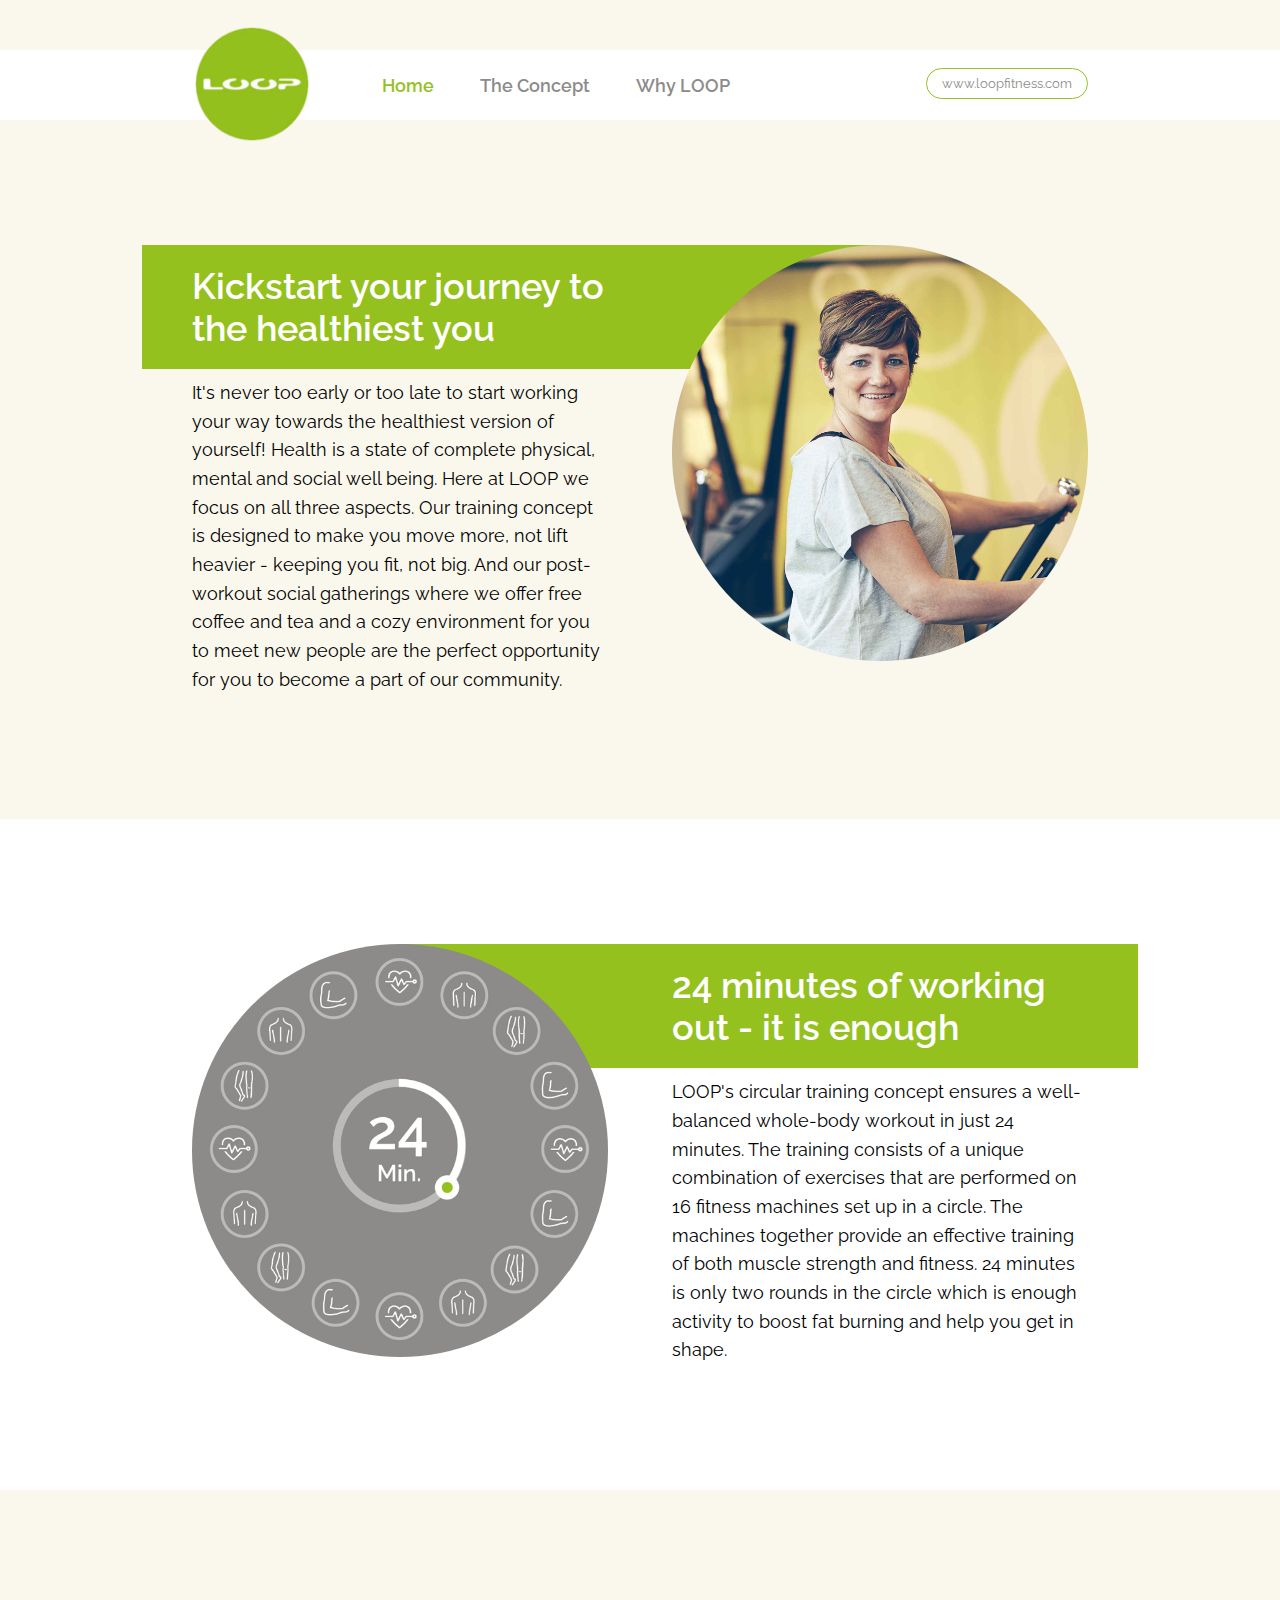
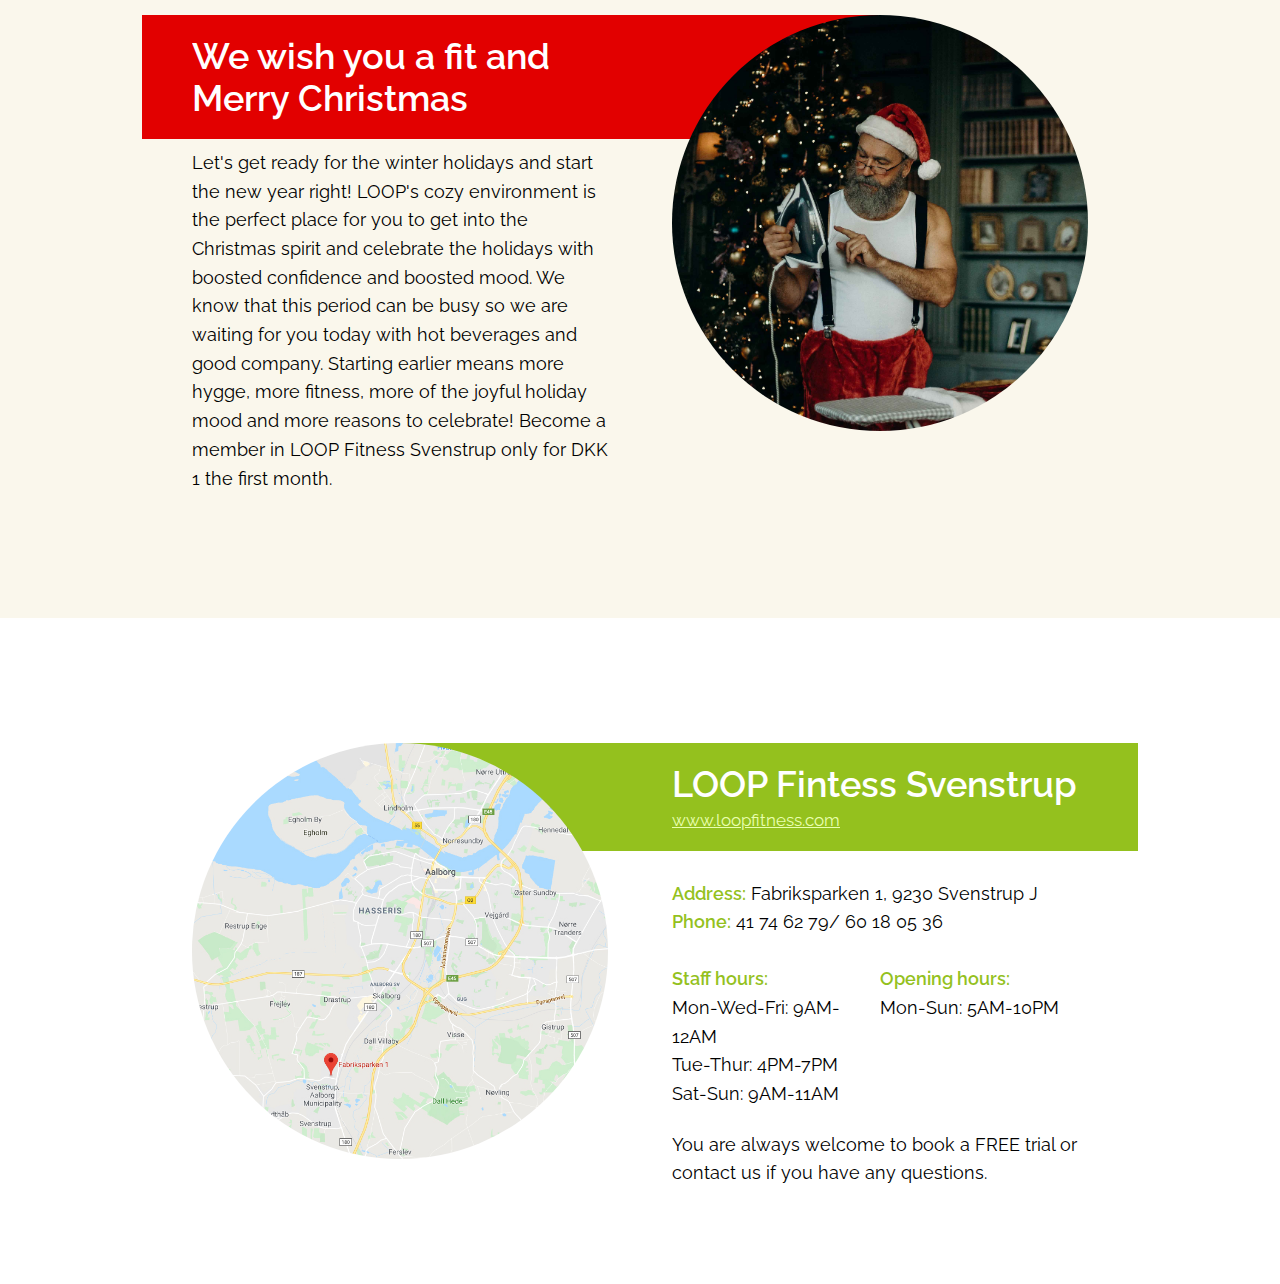
<file: index.html>
<!DOCTYPE html>
<html lang="en" dir="ltr">

<head>
    <meta charset="UTF-8">
    <meta name="viewport" content="width=device-width, initial-scale=1.0">
    <meta http-equiv="X-UA-Compatible" content="ie=edge">
    <meta name="description" content="LOOP Fitness Christmas campaign">
    <link href="https://fonts.googleapis.com/css?family=Raleway:400,500,600,700&display=swap" rel="stylesheet">
    <link href="./assets/font-awesome/css/font-awesome.min.css" rel="stylesheet">
    <link href="./assets/css/styles.css" rel="stylesheet" type="text/css">
    <title>LOOP Fitness Svenstrup</title>
</head>

<body>
    <header>
        <img src="./assets/images/loop_logo.png" alt="logo" class="logo">
        <nav>
            <ul>
                <li class="active"><a href="">Home</a></li>
                <li><a href="concept.html">The Concept</a></li>
                <li><a href="why_loop.html">Why LOOP</a></li>
            </ul>
        </nav>
        <a class="nav-btn" href="https://loopfitness.com/da/" target="_blank">www.loopfitness.com</a>
        <i id="menuButton" class="fa fa-bars fa-lg" aria-hidden="true"></i>
    </header>

    <section class="grid-section">
        <header class="item-header">
            <h2 class="headline">Kickstart your journey to the healthiest you</h2>
        </header>
        <img src="./assets/images/loop_person_3_edited.jpg" alt="Loop person" class="item-image">
        <p class="item-paragraph">
            It's never too early or too late to start working your way towards the healthiest version of yourself!
            Health is a state of complete physical, mental and social well being. Here at LOOP we focus on all three
            aspects. Our training concept is designed to make you move more, not lift heavier - keeping you fit, not
            big. And our post-workout social gatherings where we offer free coffee and tea and a cozy environment
            for you to meet new people are the perfect opportunity for you to become a part of our community.
        </p>
    </section>

    <section class="flipped grid-section grid-section-flipped ">
        <header class="item-header">
            <h2 class="headline">24 minutes of working out - it is enough</h2>
        </header>
        <img src="./assets/images/circle_edited.jpg" alt="LOOP Concept" class="item-image">
        <p class="item-paragraph">
            LOOP's circular training concept ensures a well-balanced whole-body workout in just 24 minutes. The
            training consists of a unique combination of exercises that are performed on 16 fitness machines set up
            in a circle. The machines together provide an effective training of both muscle strength and fitness. 24
            minutes is only two rounds in the circle which is enough activity to boost fat burning and help you get
            in shape.
        </p>
    </section>

    <section class="christmas grid-section">
        <header class="item-header">
            <h2 class="headline">We wish you a fit and Merry Christmas</h2>
        </header>
        <img src="./assets/images/santa_fit_edited.jpg" alt="Christmas" class="item-image">
        <p class="item-paragraph">
            Let's get ready for the winter holidays and start the new year right! LOOP's cozy environment is the
            perfect place for you to get into the Christmas spirit and celebrate the holidays with boosted
            confidence and boosted mood. We know that this period can be busy so we are waiting for you today with
            hot beverages and good company. Starting earlier means more hygge, more fitness, more of the joyful
            holiday mood and more reasons to celebrate! Become a member in LOOP Fitness Svenstrup only for DKK 1 the
            first month.
        </p>
    </section>

    <footer>
        <section class="flipped grid-footer">
            <div class="item-header">
                <h2 class="headline"> LOOP Fintess Svenstrup</h2>
                <a class="link" href="https://loopfitness.com/da/svenstrup-j/" target="_blank">www.loopfitness.com</a>
            </div>
            <img src="./assets/images/map.jpg" alt="LOOP Fitness Svenstrup map" class="item-image">
            <p class="item-address">
                <span>Address:</span> Fabriksparken 1, 9230 Svenstrup J
                <br>
                <span>Phone:</span> 41 74 62 79/ 60 18 05 36
            </p>
            
            <p class="item-staff-hours">
                <span>Staff hours:</span> <br>
                Mon-Wed-Fri: 9AM-12AM <br>
                Tue-Thur: 4PM-7PM <br>
                Sat-Sun: 9AM-11AM
            </p>

            <p class="item-centre-hours">
                <span>Opening hours: </span><br>
                Mon-Sun: 5AM-10PM
            </p>

            <p class="item-welcome">You are always welcome to book a FREE trial or contact us if you have any questions.</p>
        </section>
    </footer>
    
    <script src="./assets/scripts/main.js"></script>
</body>

</html>
</file>
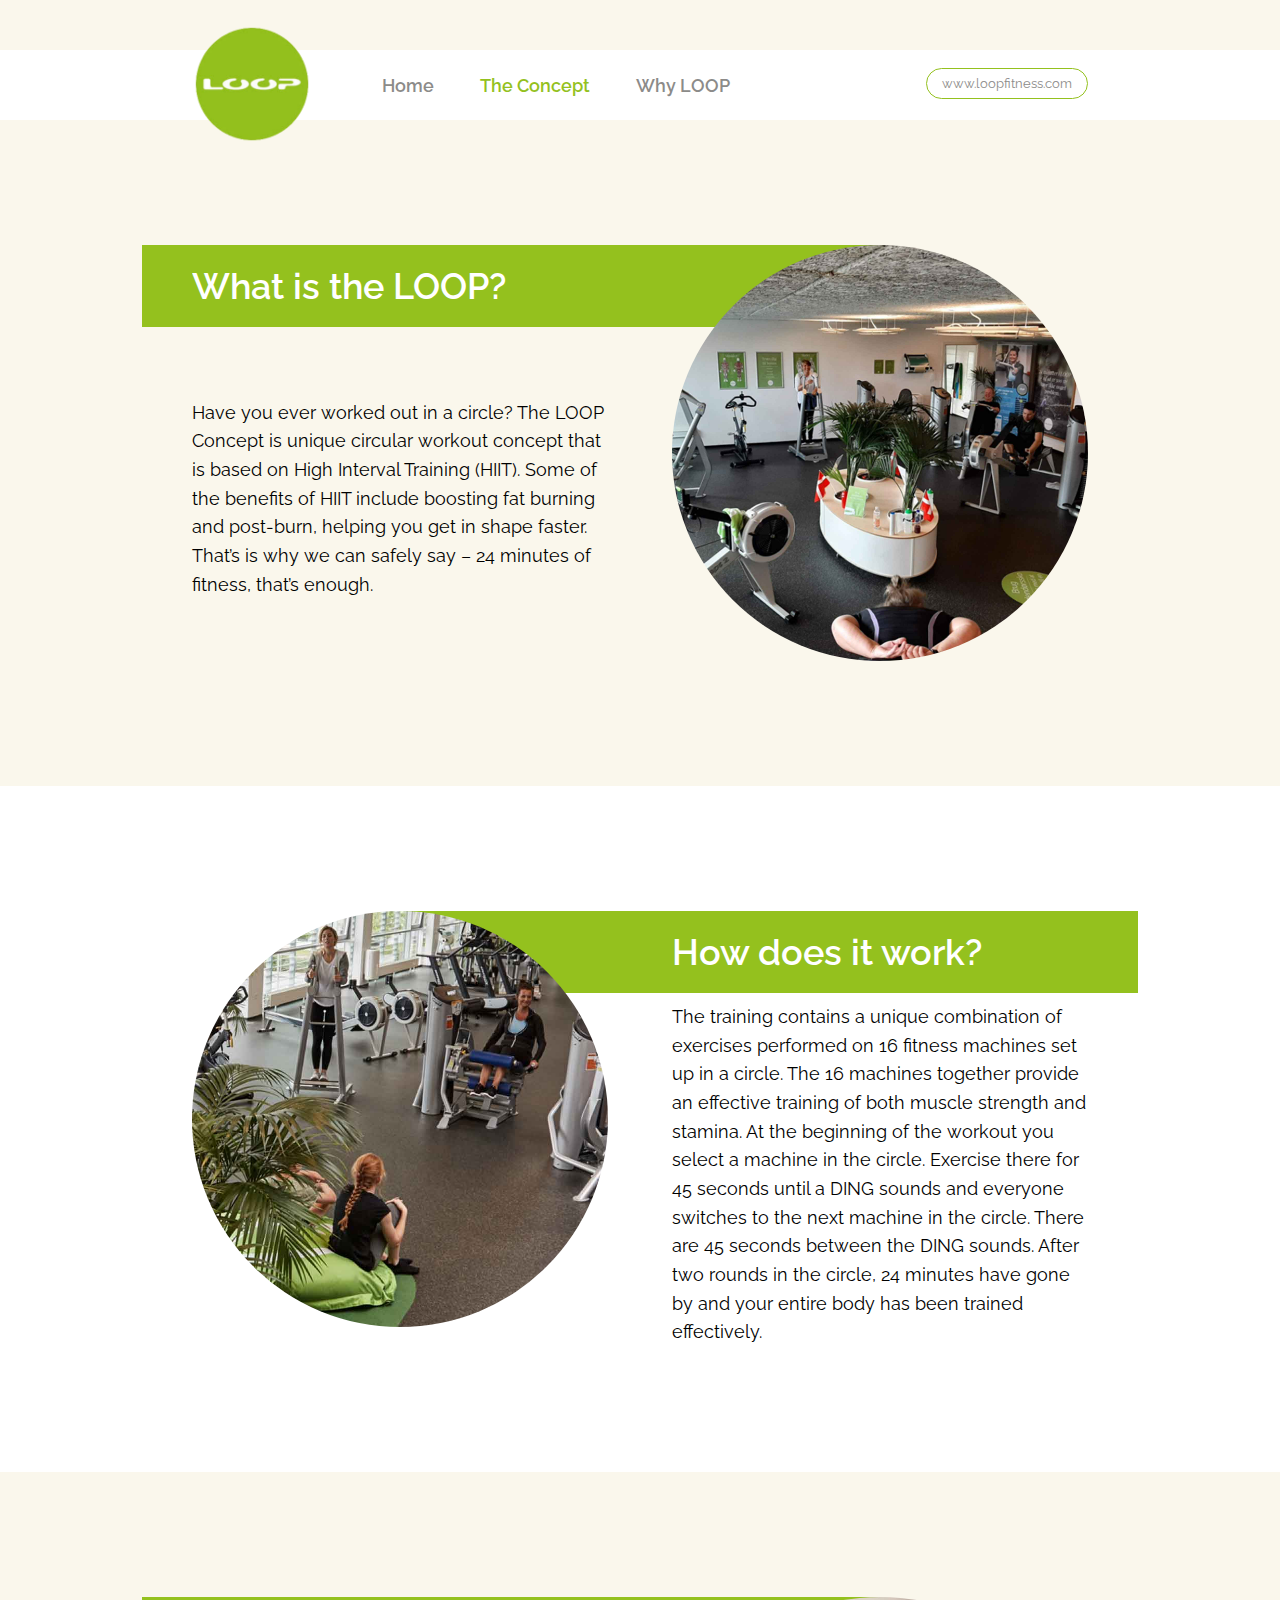
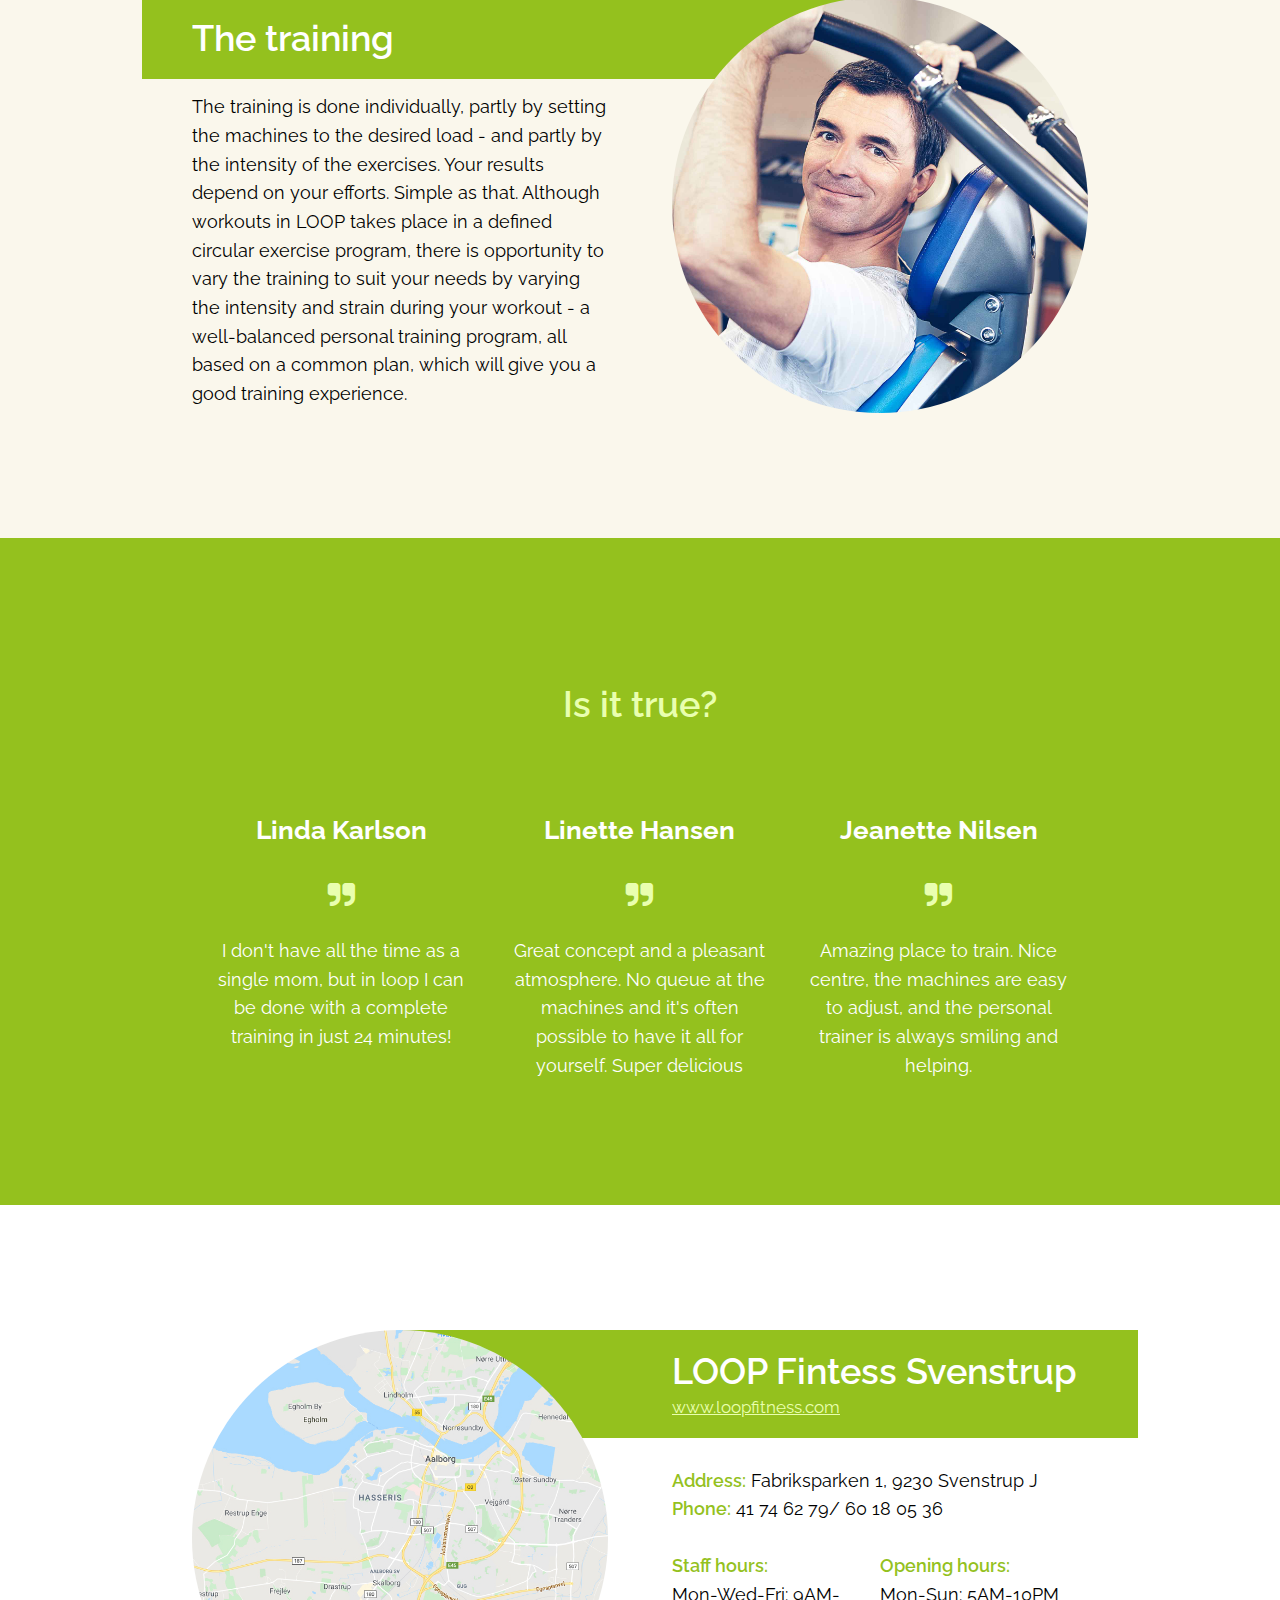
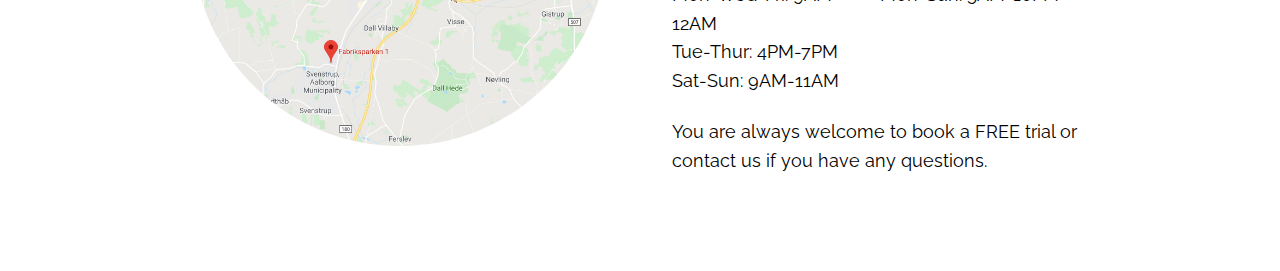
<file: concept.html>
<!DOCTYPE html>
<html lang="en" dir="ltr">

<head>
    <meta charset="UTF-8">
    <meta name="viewport" content="width=device-width, initial-scale=1.0">
    <meta http-equiv="X-UA-Compatible" content="ie=edge">
    <meta name="description"
        content="The 16 carefully selected machines provide an effective training of both muscle strength and fitness with our unique LOOP concept.">
    <link href="https://fonts.googleapis.com/css?family=Raleway:400,500,600,700&display=swap" rel="stylesheet">
    <link href="./assets/font-awesome/css/font-awesome.min.css" rel="stylesheet">
    <link href="./assets/css/styles.css" rel="stylesheet" type="text/css">
    <title>LOOP Fitness Svenstrup</title>
</head>

<body id="top">
    <header>
        <img src="./assets/images/loop_logo.png" alt="logo" class="logo">
        <nav>
            <ul>
                <li><a href="index.html">Home</a></li>
                <li class="active"><a href="">The Concept</a></li>
                <li><a href="why_loop.html">Why LOOP</a></li>
            </ul>
        </nav>
        <a class="nav-btn" href="https://loopfitness.com/da/" target="_blank">www.loopfitness.com</a>
        <i id="menuButton" class="fa fa-bars fa-lg" aria-hidden="true"></i>
    </header>

    <section class="grid-section">
        <header class="item-header">
            <h2 class="headline">What is the LOOP? </h2>
        </header>
        <img src="./assets/images/machines.jpg" alt="Loop person" class="item-image">
        <p class="item-paragraph">
            Have you ever worked out in a circle? The LOOP Concept is unique circular workout concept that is based on
            High Interval Training (HIIT). Some of the benefits of HIIT include boosting fat burning and post-burn,
            helping you get in shape faster. That’s is why we can safely say – 24 minutes of fitness, that’s enough.
        </p>
    </section>

    <section class="flipped grid-section grid-section-flipped ">
        <header class="item-header">
            <h2 class="headline">How does it work? </h2>
        </header>
        <img src="./assets/images/howdoesitwork.jpg" alt="LOOP Concept" class="item-image">
        <p class="item-paragraph">
            The training contains a unique combination of exercises performed on 16 fitness machines set up in a circle.
            The 16 machines together provide an effective training of both muscle strength and stamina. At the beginning
            of the workout you select a machine in the circle. Exercise there for 45 seconds until a DING sounds and
            everyone switches to the next machine in the circle. There are 45 seconds between the DING sounds. After two
            rounds in the circle, 24 minutes have gone by and your entire body has been trained effectively.
        </p>
    </section>

    <section class="grid-section">
        <header class="item-header">
            <h2 class="headline">The training</h2>
        </header>
        <img src="./assets/images/training.jpg" alt="Christmas" class="item-image">
        <p class="item-paragraph">
            The training is done individually, partly by setting the machines to the desired load - and partly by the
            intensity of the exercises. Your results depend on your efforts. Simple as that.

            Although workouts in LOOP takes place in a defined circular exercise program, there is opportunity to vary
            the training to suit your needs by varying the intensity and strain during your workout - a well-balanced
            personal training program, all based on a common plan, which will give you a good training experience.
        </p>
    </section>

    <section class="grid-testimonials">
        <h2 class="item-header headline">Is it true?</h2>
        <article class="item-testimonial-one">
            <header>
                <h3>Linda Karlson</h3>
                <i class="fa fa-quote-right fa-lg" aria-hidden="true"></i>
            </header>
            <p>
                I don't have all the time as a single mom, but in loop I can be done with a complete training in just 24 minutes! 
            </p>
        </article>

        <article class="item-testimonial-two">
            <header>
                <h3>Linette Hansen</h3>
                <i class="fa fa-quote-right fa-lg" aria-hidden="true"></i>
            </header>
            <p>
                Great concept and a pleasant atmosphere. No queue at the machines and it's often possible to have it all for yourself. Super delicious
            </p>
        </article>

        <article class="item-testimonial-three">
            <header>
                <h3>Jeanette Nilsen</h3>
                <i class="fa fa-quote-right fa-lg" aria-hidden="true"></i>
            </header>
            <p>
                Amazing place to train. Nice centre, the machines are easy to adjust, and the personal trainer is always smiling and helping.
            </p>
        </article>
    </section>

    <footer>
        <section class="flipped grid-footer">
            <div class="item-header">
                <h2 class="headline"> LOOP Fintess Svenstrup</h2>
                <a class="link" href="https://loopfitness.com/da/svenstrup-j/" target="_blank">www.loopfitness.com</a>
            </div>
            <img src="./assets/images/map.jpg" alt="LOOP Fitness Svenstrup map" class="item-image">
            <p class="item-address">
                <span>Address:</span> Fabriksparken 1, 9230 Svenstrup J
                <br>
                <span>Phone:</span> 41 74 62 79/ 60 18 05 36
            </p>
            
            <p class="item-staff-hours">
                <span>Staff hours:</span> <br>
                Mon-Wed-Fri: 9AM-12AM <br>
                Tue-Thur: 4PM-7PM <br>
                Sat-Sun: 9AM-11AM
            </p>

            <p class="item-centre-hours">
                <span>Opening hours: </span><br>
                Mon-Sun: 5AM-10PM
            </p>

            <p class="item-welcome">You are always welcome to book a FREE trial or contact us if you have any questions.</p>
        </section>
    </footer>

    <script src="./assets/scripts/main.js"></script>
</body>

</html>
</file>
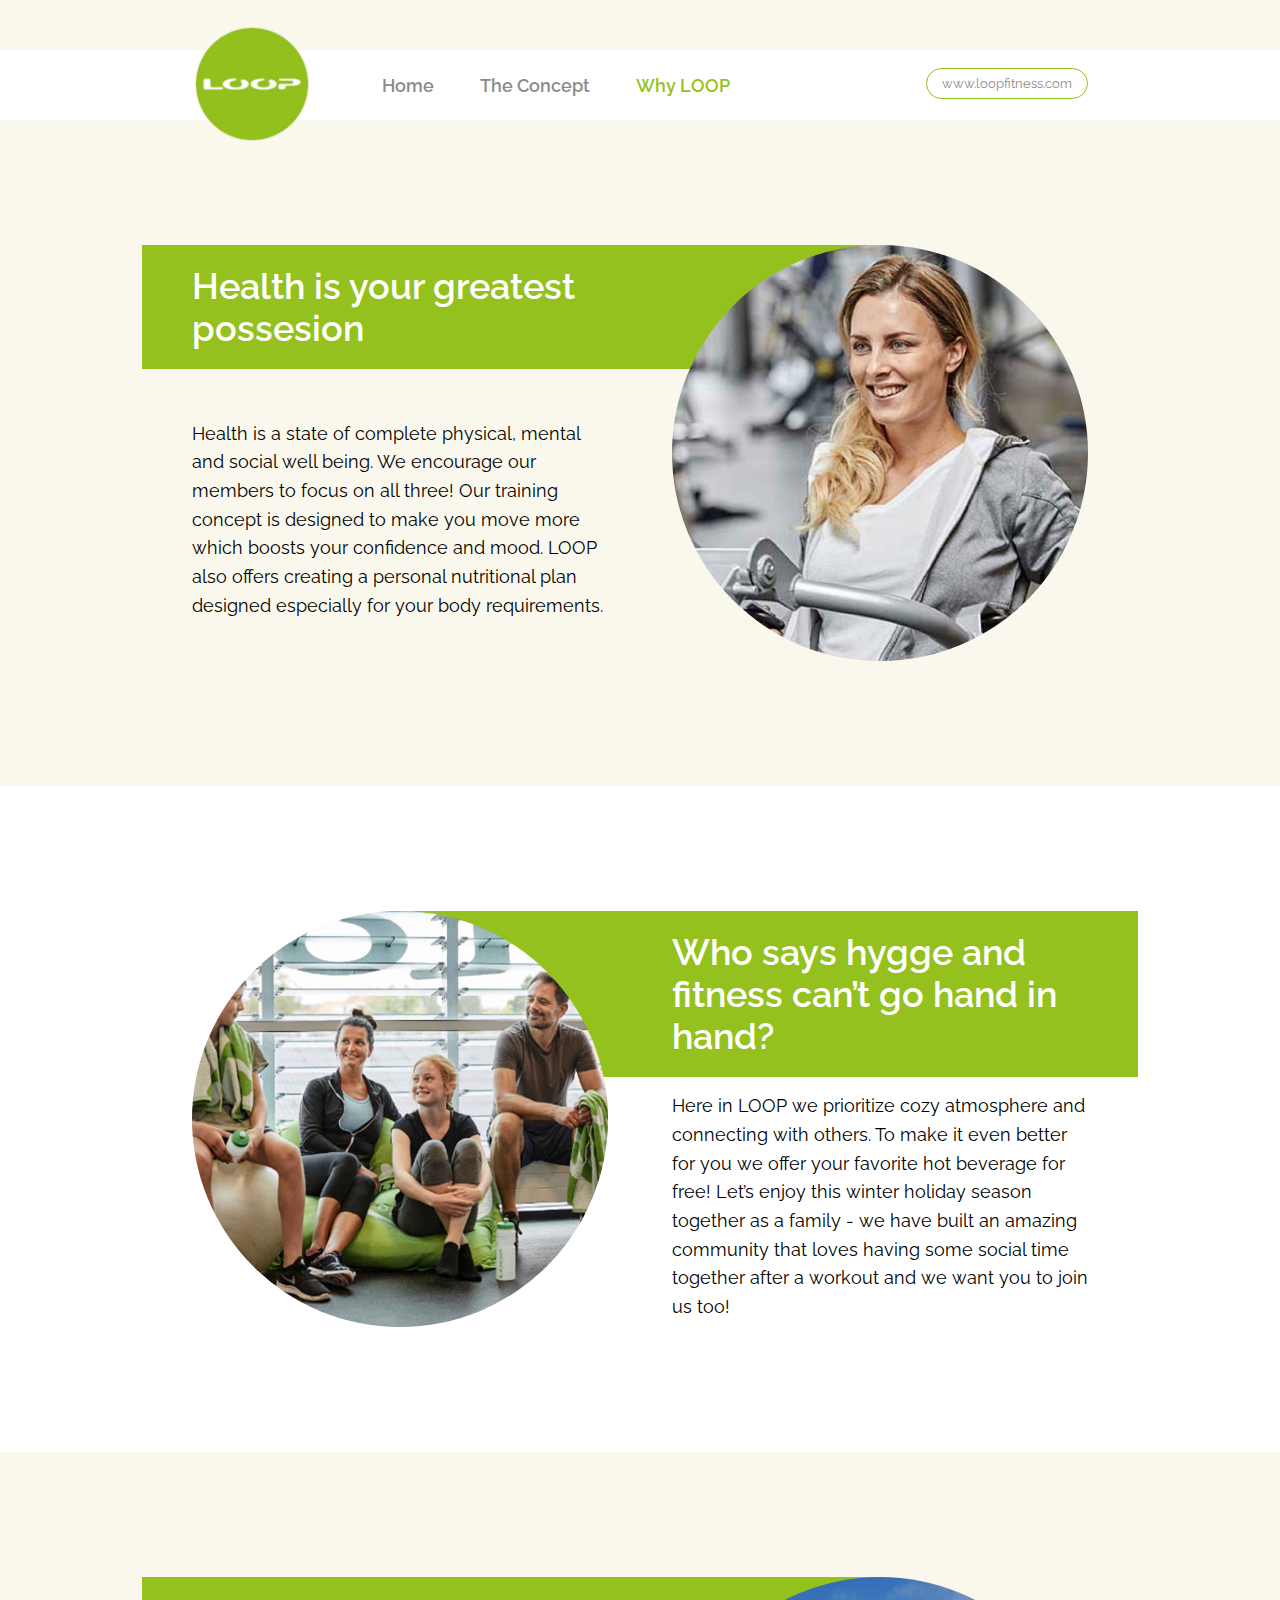
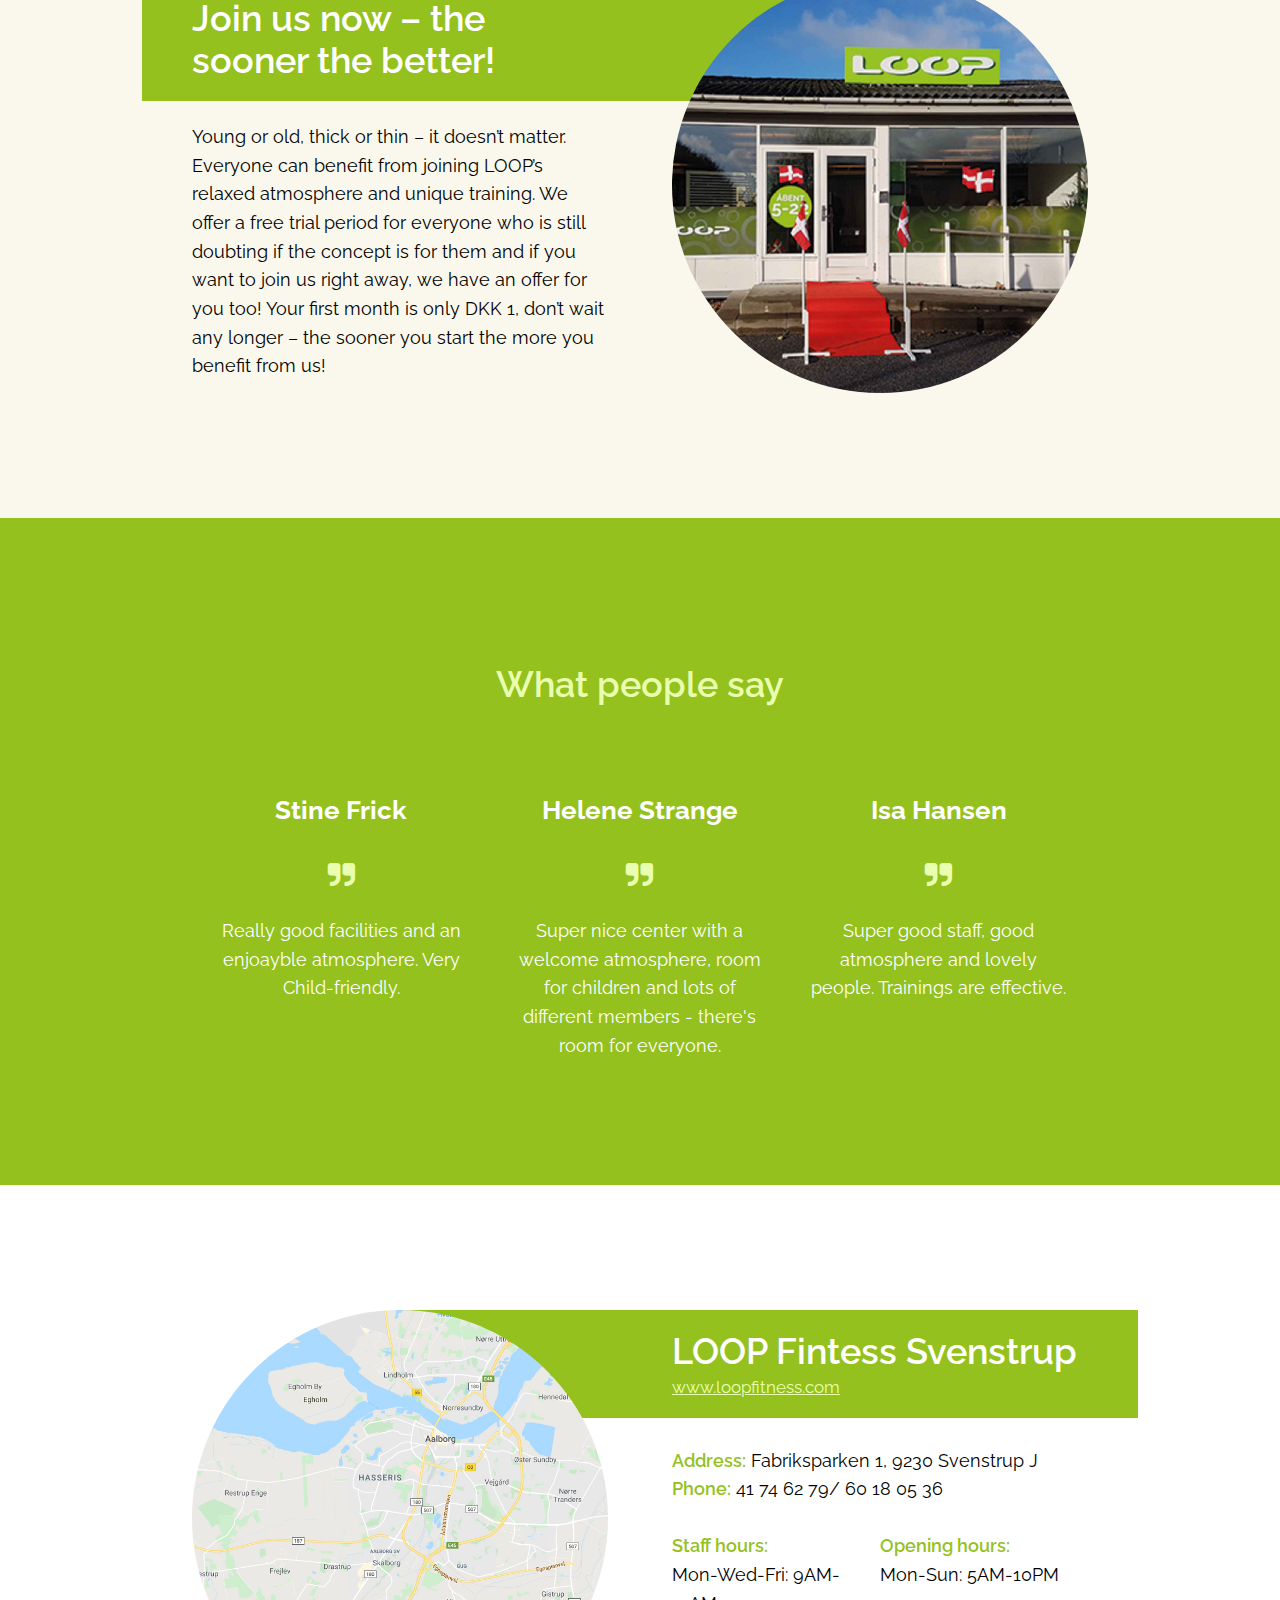
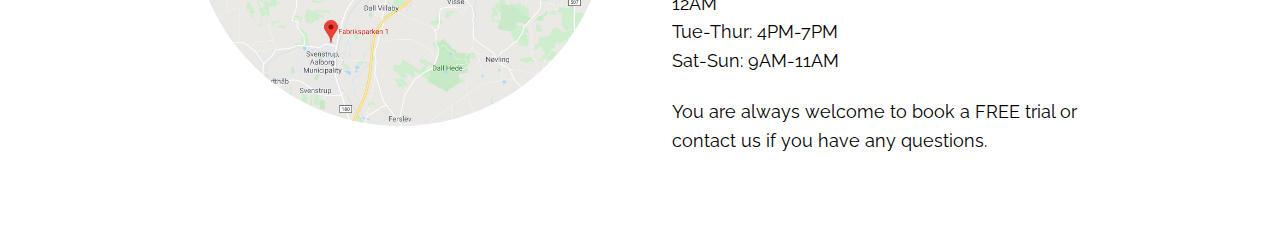
<file: why_loop.html>
<!DOCTYPE html>
<html lang="en" dir="ltr">

<head>
    <meta charset="UTF-8">
    <meta name="viewport" content="width=device-width, initial-scale=1.0">
    <meta http-equiv="X-UA-Compatible" content="ie=edge">
    <meta name="description" content="Here in LOOP we prioritize cozy atmosphere and connecting with others.">
    <link href="https://fonts.googleapis.com/css?family=Raleway:400,500,600,700&display=swap" rel="stylesheet">
    <link href="./assets/font-awesome/css/font-awesome.min.css" rel="stylesheet">
    <link href="./assets/css/styles.css" rel="stylesheet" type="text/css">
    <title>LOOP Fitness Svenstrup</title>
</head>

<body>
    <header>
        <img src="./assets/images/loop_logo.png" alt="logo" class="logo">
        <nav>
            <ul>
                <li><a href="index.html">Home</a></li>
                <li><a href="concept.html">The Concept</a></li>
                <li class="active"><a href="">Why LOOP</a></li>
            </ul>
        </nav>
        <a class="nav-btn" href="https://loopfitness.com/da/" target="_blank">www.loopfitness.com</a>
        <i id="menuButton" class="fa fa-bars fa-lg" aria-hidden="true"></i>
    </header>

    <section class="grid-section">
        <header class="item-header">
            <h2 class="headline">Health is your greatest possesion</h2>
        </header>
        <img src="./assets/images/girl.jpg" alt="Loop person" class="item-image">
        <p class="item-paragraph">
            Health is a state of complete physical, mental and social well being. We encourage our members to focus on
            all three! Our training concept is designed to make you move more which boosts your confidence and mood.
            LOOP also offers creating a personal nutritional plan designed especially for your body requirements.
        </p>
    </section>

    <section class="flipped grid-section grid-section-flipped ">
        <header class="item-header">
            <h2 class="headline">Who says hygge and fitness can’t go hand in hand? </h2>
        </header>
        <img src="./assets/images/hygge.jpg" alt="LOOP Concept" class="item-image">
        <p class="item-paragraph">
            Here in LOOP we prioritize cozy atmosphere and connecting with others. To make it even better for you we
            offer your favorite hot beverage for free! Let’s enjoy this winter holiday season together as a family - we
            have built an amazing community that loves having some social time together after a workout and we want you
            to join us too!
        </p>
    </section>

    <section class="grid-section">
        <header class="item-header">
            <h2 class="headline">Join us now – the sooner the better! </h2>
        </header>
        <img src="./assets/images/joinus.jpg" alt="Christmas" class="item-image">
        <p class="item-paragraph">
            Young or old, thick or thin – it doesn’t matter. Everyone can benefit from joining LOOP’s relaxed atmosphere
            and unique training. We offer a free trial period for everyone who is still doubting if the concept is for
            them and if you want to join us right away, we have an offer for you too! Your first month is only DKK 1,
            don’t wait any longer – the sooner you start the more you benefit from us!
        </p>
    </section>

    <section class="grid-testimonials">
        <h2 class="item-header headline">What people say</h2>
        <article class="item-testimonial-one">
            <header>
                <h3>Stine Frick</h3>
                <i class="fa fa-quote-right fa-lg" aria-hidden="true"></i>
            </header>
            <p>
                Really good facilities and an enjoayble atmosphere. Very Child-friendly.
            </p>
        </article>

        <article class="item-testimonial-two">
            <header>
                <h3>Helene Strange</h3>
                <i class="fa fa-quote-right fa-lg" aria-hidden="true"></i>
            </header>
            <p>
                Super nice center with a welcome atmosphere, room for children and lots of different members - there's room for everyone.
            </p>
        </article>

        <article class="item-testimonial-three">
            <header>
                <h3>Isa Hansen</h3>
                <i class="fa fa-quote-right fa-lg" aria-hidden="true"></i>
            </header>
            <p>
                Super good staff, good atmosphere and lovely people. Trainings are effective.
            </p>
        </article>
    </section>

    <footer>
        <section class="flipped grid-footer">
            <div class="item-header">
                <h2 class="headline"> LOOP Fintess Svenstrup</h2>
                <a class="link" href="https://loopfitness.com/da/svenstrup-j/" target="_blank">www.loopfitness.com</a>
            </div>
            <img src="./assets/images/map.jpg" alt="LOOP Fitness Svenstrup map" class="item-image">
            <p class="item-address">
                <span>Address:</span> Fabriksparken 1, 9230 Svenstrup J
                <br>
                <span>Phone:</span> 41 74 62 79/ 60 18 05 36
            </p>
            
            <p class="item-staff-hours">
                <span>Staff hours:</span> <br>
                Mon-Wed-Fri: 9AM-12AM <br>
                Tue-Thur: 4PM-7PM <br>
                Sat-Sun: 9AM-11AM
            </p>

            <p class="item-centre-hours">
                <span>Opening hours: </span><br>
                Mon-Sun: 5AM-10PM
            </p>

            <p class="item-welcome">You are always welcome to book a FREE trial or contact us if you have any questions.</p>
        </section>
    </footer>

    <script src="./assets/scripts/main.js"></script>
</body>

</html>
</file>
<file: assets/css/styles.css>
@charset "UTF-8";
:root {
    --lightyellow: #FAF7EC;
    --green: #BFDA79;
    --darkgreen: #94C11E;
    --lightgreen: #e9ffaf;
    --gray: #F5F5F5;
    --darkgray: #8C8B89;
    --white: #FFFFFF;
    --black: #000000;
    --red: #E20000;
}

* {
    margin: 0;
    padding: 0;
    -webkit-box-sizing: border-box;
            box-sizing: border-box;
}

html, body {
    font-family: 'Raleway', sans-serif;
}

body {
    background-color: var(--lightyellow);
    min-height: 400px;
    font-size: 22px;
}

p {
    font-size: 1.1vw;
    line-height: 1.6;
}

.headline {
    font-size: 2.6vw;
}

body > header {
    width: 100%;
    margin-top: 50px;
    position: relative;
    grid-column-start: 2;
    padding: 0 15vw;
    grid-column-end: 3;
    background: white;
}

nav {
    height: 70px;
    width: 100%;
    background-color: var(--white);
}

nav ul {
    list-style-type: none;
    margin-left: 170px;
    padding-top: 21px;
}

nav ul li {
    display: inline;
    margin: 0 20px;
    position: relative;
}

nav ul li a {
    text-decoration: none;
    color: var(--darkgray);
    font-size: 1vw;
    font-weight: 600;
    -webkit-transition: 0.15s ease-in-out;
    transition: 0.15s ease-in-out;
}

nav ul li.active a {
    color: var(--darkgreen);
}

nav ul li a:hover {
    color: var(--darkgreen);
}

.logo {
    top: -40px;
    position: absolute;
    width: 150px;
    height: auto;
    -webkit-transition: 0.15s ease-in-out;
    transition: 0.15s ease-in-out;
}

#menuButton {
    display: none;
}

.nav-btn {
    position: absolute;
    border: 1px solid var(--darkgreen);
    border-radius: 30px;
    text-align: center;
    padding: 7px 15px;
    font-family: Raleway, sans-serif;
    color: var(--darkgray);
    text-decoration: none;
    right: 15vw;
    top: 25%;
    font-size: 1vw;
    -webkit-transition: 0.5s;
    transition: 0.5s;
}

.nav-btn:hover {
    background-color: var(--darkgreen);
    opacity: 70%;
    color: #FFFFFF;
}

section {
    padding: 150px 0;
    position: relative;
}

/* default section */
section p {
    margin-top: 10px;
    grid-column-start: 1;
    grid-column-end: 2;
}

section .item-header {
    color: white;
    background-color: var(--darkgreen);
    position: relative;
    padding: 20px 0;
}

section .item-header::before, section .item-header::after {
    content: ' ';
    height: 100%;
    background-color: var(--darkgreen);
    position: absolute;
    z-index: 100;
} 

section .item-header::before {
    top: 0;
    width: 50px;
    left: -50px;
}

section .item-header::after {
    width: 65%;
    right: -65%;
    top: 0;
    z-index: 1;
}

section .headline {
    position: relative;
    font-weight: 600;
    width: 100%;
}

section img {
    width: 100%;
    height: auto;
    border-radius: 50%;
    z-index: 150;
    position: relative;
}

section .item-header .link {
    color: var(--lightgreen);
    -webkit-transition: 0.25s ease-in-out;
    transition: 0.25s ease-in-out;
    margin-top: 4px;
    font-size: 1.3vw;
}

section .item-header .link:visited {
    color: var(--lightgreen);
}

section .item-header .link:hover {
    color: var(--white);
}

/* flipped section */
section.flipped {
    background-color: var(--white);
}

section.flipped img {
    right: unset;
    left: 0;
}

section.flipped .item-header {
    padding: 20px 0;
}

section.flipped .item-header::before {
    width: 55px;
    left: unset;
    right: -50px;
}

section.flipped .item-header::after {
    right: unset;
    left: -65%;
}

/* christmas section */

.christmas .item-header {
    background-color: #E20000;
}

.christmas .item-header::before,
.christmas .item-header::after {
    background-color: #E20000;
}

/*footer section*/

footer section span {
    color: var(--darkgreen);
    font-weight: 600;
}

.flex-container {
    display: -webkit-box;
    display: -ms-flexbox;
    display: flex;
    margin-left: 34vw;
}

/* Grid */
.item-image {
    grid-area: image;
}

.item-paragraph {
    grid-area: paragraph;
}

.item-header {
    grid-area: header;
    align-self: baseline;
}

.item-address {
    grid-area: address;
    align-self: center;
}

.item-centre-hours {
    grid-area: centreHours;
    align-self: center top;
}

.item-staff-hours {
    grid-area: staffHours;
}

.item-welcome {
    grid-area: welcome;
    margin-top: 30px;
}

.item-testimonial-one {
    grid-area: testimonial-one;
}

.item-testimonial-two {
    grid-area: testimonial-two;
}

.item-testimonial-three {
    grid-area: testimonial-three;
}

.grid-section {
    display: grid;
    grid-template-columns: 15vw 1fr 5vw 1fr 15vw;
    grid-template-rows: auto auto;
    grid-template-areas:
        ". header . image ."
        ". paragraph . image .";
}

.grid-section-flipped {
    grid-template-areas: 
    ". image . header ."
    ". image . paragraph .";
}

.grid-footer {
    display: grid;
    grid-template-columns: 15vw 2fr 5vw 1fr 1fr 15vw;
    grid-template-rows: auto 25% 35% auto;
    grid-template-areas:
        ". image . header header ."
        ". image . address address. "
        ". image . staffHours centreHours ."
        ". image . welcome welcome .";
}

.grid-testimonials {
    display: grid;
    grid-template-columns: 15vw 1fr 1fr 1fr 15vw;
    grid-template-rows: auto auto;
    grid-template-areas:
        ". header header header ."
        ". testimonial-one testimonial-two testimonial-three .";
    background-color: var(--darkgreen);
}

.grid-testimonials article .item-header::before,
.grid-testimonials article .item-header::after {
    display: none;
    background-color: transparent;
}

.grid-testimonials article {
    text-align: center;
    color: var(--white);
    display: grid;
    display: -webkit-box;
    display: -ms-flexbox;
    display: flex;
    -webkit-box-orient: vertical;
    -webkit-box-direction: normal;
        -ms-flex-direction: column;
            flex-direction: column;
}

.grid-testimonials article i {
    color: var(--lightgreen);
    margin: 40px 0 20px 0;
}

.grid-testimonials article .item-header {
    background-color: transparent;
}

.grid-testimonials .item-header {
    text-align: center;
    color: var(--lightgreen);
    margin-bottom: 70px;
}

section.grid-testimonials .item-header::before, section.grid-testimonials .item-header::after {
    display: none;
}

.grid-testimonials article p {
    padding: 0 20px;
}

/*Small laptops & bigger tablets*/
@media (min-width: 1024px) and (max-width: 1440px) {
    section {
        padding: 125px 0;
        position: relative;
    }

    p {
        font-size: 1.4vw;
        line-height: 1.6;
    }

    nav ul li a {
        font-size: 1.4vw;
    }
}

/*Tablets*/
@media (min-width: 768px) and (max-width: 1024px) {
    nav {
        display: -webkit-box;
        display: -ms-flexbox;
        display: flex;
        -webkit-box-pack: end;
            -ms-flex-pack: end;
                justify-content: flex-end;
        margin-left: 0;
    }

    nav ul li a {
        font-size: 1.8vw;
    }

    nav ul li:last-child {
        margin-right: 0;
    }

    .nav-btn {
        display: none;
    }
    
    p {
        font-size: 1.6vw;
        line-height: 1.6;
    }
    
    section article .item-header::before {
        width: 50px;
    } 
    
    section.flipped .item-header::before {
        width: 32px;
        left: unset;
        right: -30px;
    }

    section .item-header::before {
        width: 32px;
        left: -30px;
    }
    
    section {
        padding: 125px 0;
        position: relative;
    }
}

/* common tablets - small laptops */
@media (min-width: 768px) and (max-width: 1440px) {
    .headline {
        font-size: 2.8vw;
        z-index: 10;
    }

    .link {
        position: relative;
        z-index: 10;
    }

    .logo {
        width: 120px;
        top: -26px;
    }
}

/*Phones & phablets*/
@media (max-width: 768px) {
    .grid-section {
        display: grid;
        grid-template-columns: 10vw 1fr 10vw;
        grid-template-rows: auto auto auto;
        grid-template-areas:
            ". header ."
            ". image ."
            ". paragraph .";
    }

    .grid-footer {
        display: grid;
        grid-template-columns: 8vw 1fr 1fr 8vw;
        grid-template-rows: repeat(5, auto);
        grid-template-areas:
            ". header header ."
            ". image image ."
            ". address address ."
            ". staffHours centreHours ."
            ". welcome welcome .";
    }

    .grid-testimonials {
        grid-template-columns: 10vw 1fr 10vw;
        grid-column-gap: 0;
        grid-template-rows: auto auto auto auto;
        grid-template-areas:
            ". header ."
            ". testimonial-one ."
            ". testimonial-two ."
            ". testimonial-three .";
        background-color: var(--darkgreen);
    }

    .grid-testimonials article {
        margin: 20px 0;
    }

    .grid-testimonials article header {
        color: var(--white);
    }

    .grid-testimonials article header h3 {
        font-size: 4.4vw;
    }

    .grid-testimonials article p {
        margin-top: 0;
    }

    .grid-testimonials article header .fa {
        position: relative;
        margin: 30px 0 20px 0;
        font-size: 5vw;
    }

    .grid-testimonials .item-header {
        margin: 20px 0;
    }

    body > header {
        margin: 60px 0;
    }

    .item-address,
    .item-welcome {
        text-align: center;
    }

    section .item-header .link {
        color: var(--darkgray);
        margin: 10px 0;
        font-size: 4vw;
    }

    section .item-header .link:visited {
        color: var(--darkgray);
    }

    section .item-header::before, 
    section .item-header::after {
        display: none;
    }
    
    section.christmas .item-header {
        background: transparent;
        color: var(--red);
    }

    section .item-header {
        background: transparent;
        color: var(--darkgreen);
        margin-bottom: 20px;
    }

    section, section.flipped {
        padding: 20px 0;
    }

    .headline {
        font-size: 6vw;
        line-height: 1.2;
        text-align: center;
    }

    section article .item-header,
    section.flipped .item-header {
        padding: 20px 0;
        width: 100%;
        color: var(--darkgreen);
        background: transparent;
        text-align: center;
    }

    .christmas article .item-header {
        background: transparent;
        color: var(--red);
    }

    section article .item-header .link,
    section article .item-header .link:visited {
        color: var(--darkgray);
        font-size: 4vw;
    }
    

    section img {
        width: 70%;
        margin: 0 15%;
        position: relative;
    }

    section p {
        width: 100%;
        margin: 40px 0 20px 0;
        font-size: 3vw;
    }

    section article header::before {
        display: none;
    }

    .logo {
        width: 100px;
        left: 10vw;
        top: -26px;
        margin: 0;
    }

    .nav-btn {
        display: none;
    }

    #menuButton {
        display: block;
    }
    
    header #menuButton {
        position: absolute;
        right: 10vw;
        top: 14px;
        color: var(--darkgray);
    }
    
    header nav {
        background-color: var(--white);
        height: 50px;
        -webkit-transition: 0.15s ease-out;
        transition: 0.15s ease-out;
        -webkit-box-pack: center;
            -ms-flex-pack: center;
                justify-content: center;
    }
    
    header nav ul {
        text-align: center;
        list-style-type: none;
        padding: 15px 0 0 0;
        margin: 0;
    }
    
    header nav.active {
        height: 200px;
    }
    
    header nav ul li {
        opacity: 0;
        margin: 20px 0;
        display: block;
        pointer-events: none;
    }

    header nav ul li:first-child {
        margin-top: 0;
    }

    header nav ul li:last-child {
        margin-bottom: 0;
    }
    
    header nav.active ul li {
        opacity: 1;
        -webkit-transition: 0.25s ease-in-out;
        transition: 0.25s ease-in-out;
        pointer-events: all;
    }
    
    header nav ul li.active {
        color: var(--darkgreen);
    }

    header nav.active ul li::after {
        opacity: 1;
    }
    
    header nav ul li::after {
        content: ' ';
        display: block;
        height: 2px;
        width: 50px;
        background-color: var(--darkgreen);
        margin-left: calc(50% - 25px);
        margin-top: 21px;
        -webkit-transition: 0.15s ease-in-out;
        transition: 0.15s ease-in-out;
        opacity: 0;
    }
    
    header nav ul li:last-child::after {
        content: ' ';
        display: none;
    }

    header nav ul li a {
        font-size: 3.2vw;
    }

    footer section .item-header .headline {
        margin-bottom: 20px;
    }
}

@media (max-width: 475px) {
    header nav ul li a {
        font-size: 4vw;
    }

    section p {
        font-size: 3.4vw;
    }

    .logo.small {
        width: 60px;
        top: 4px;
    }
}
</file>
